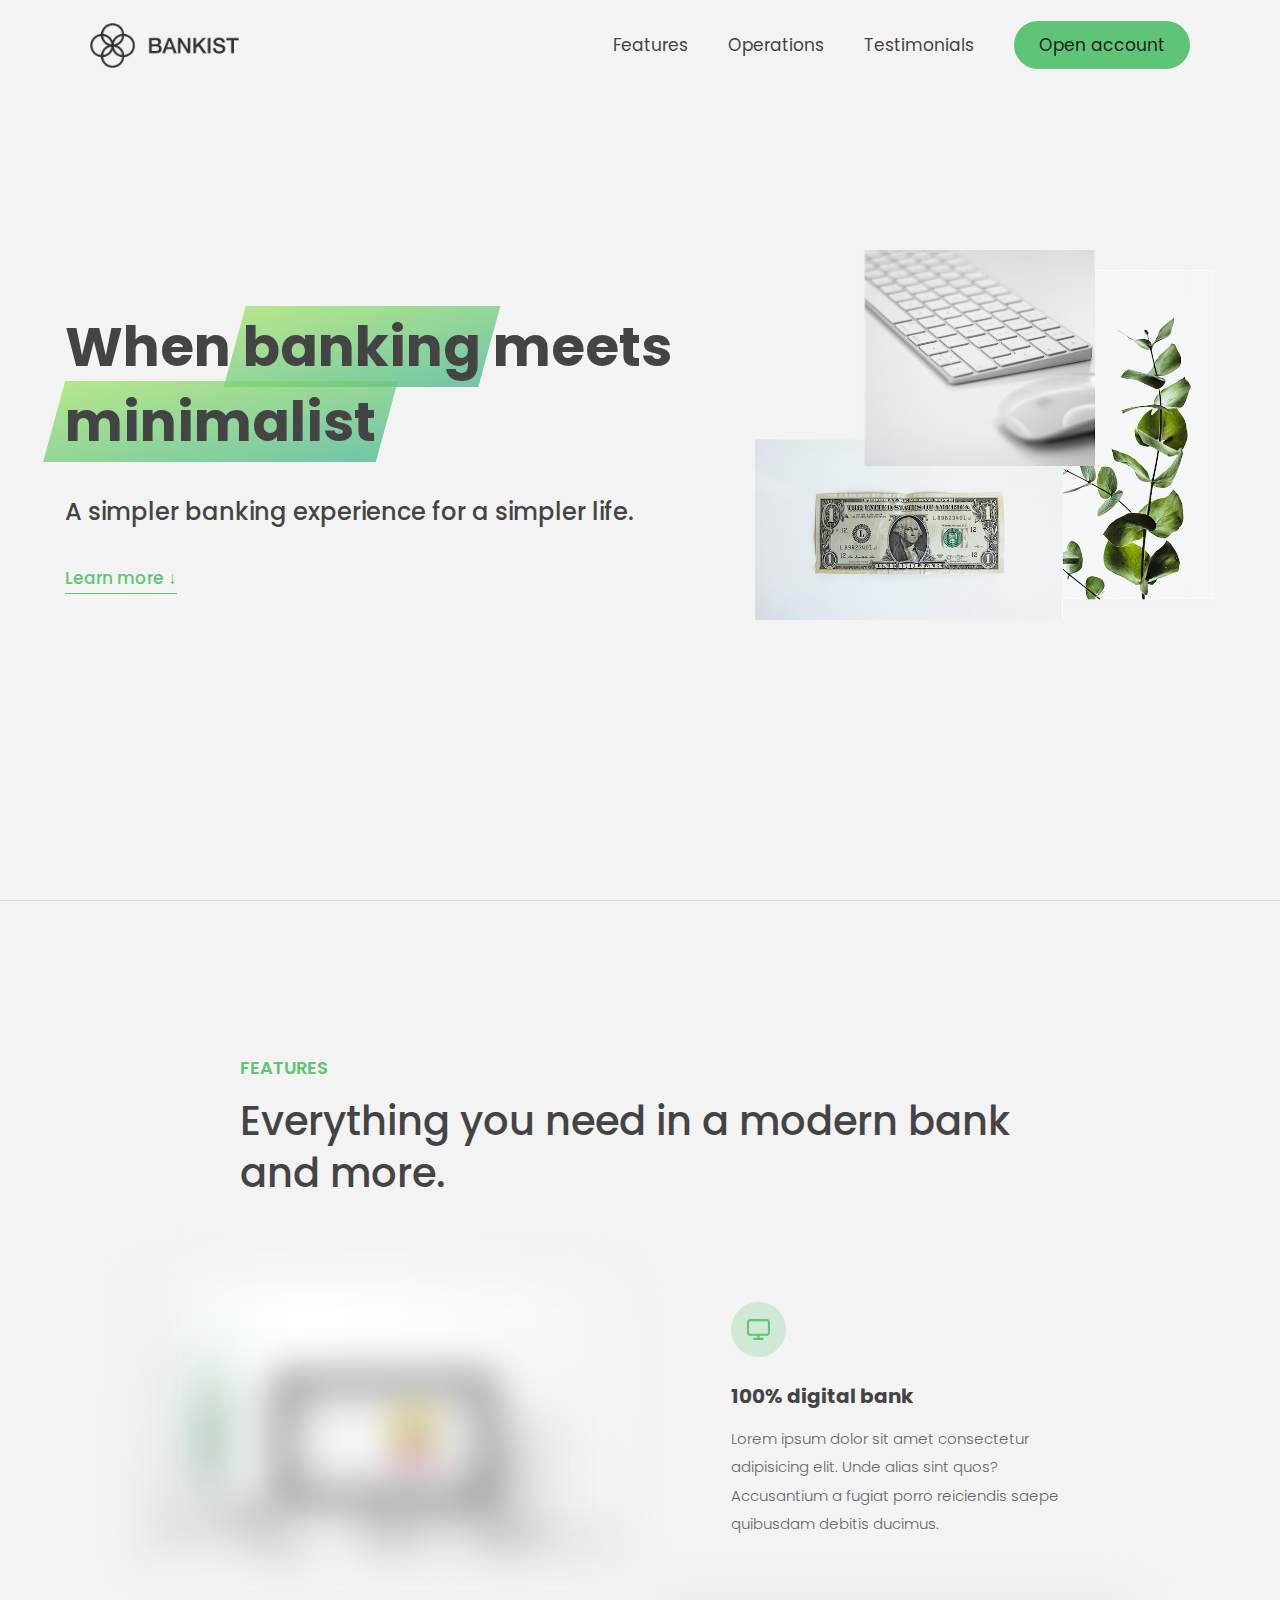
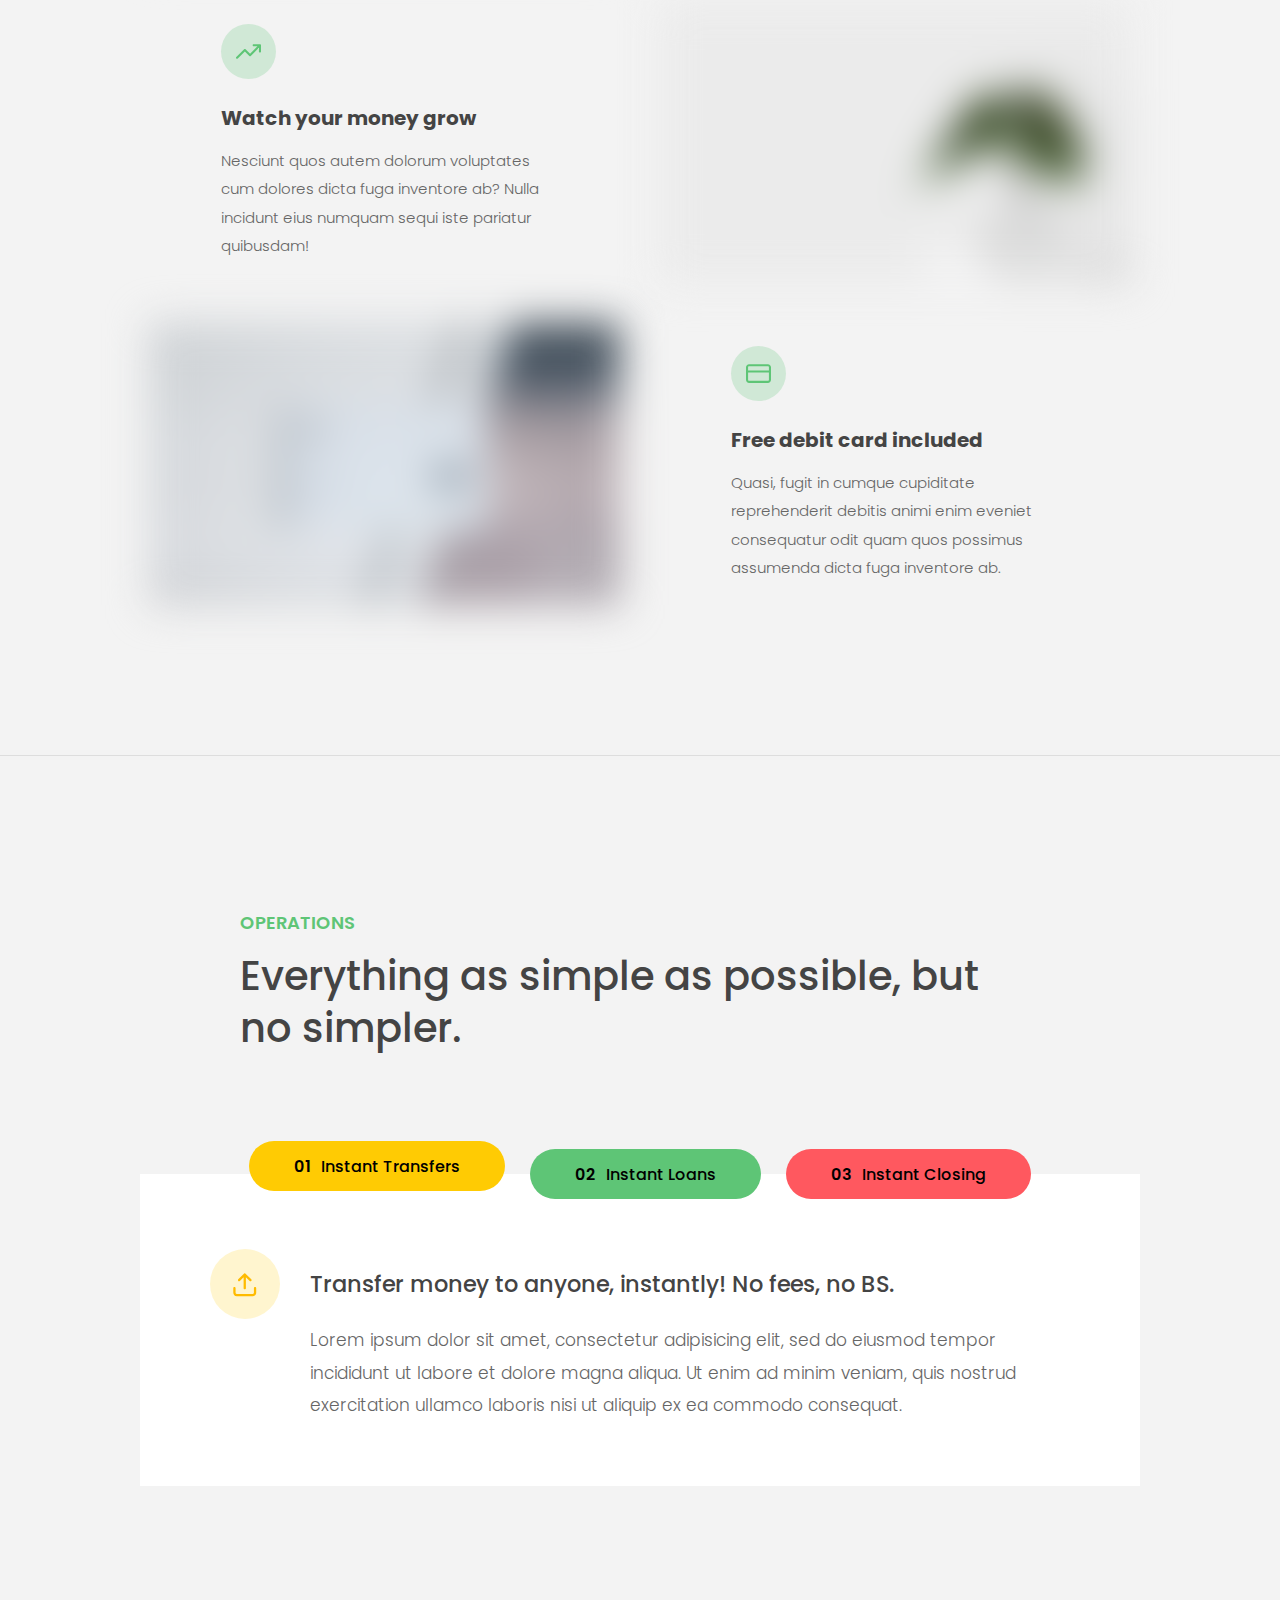
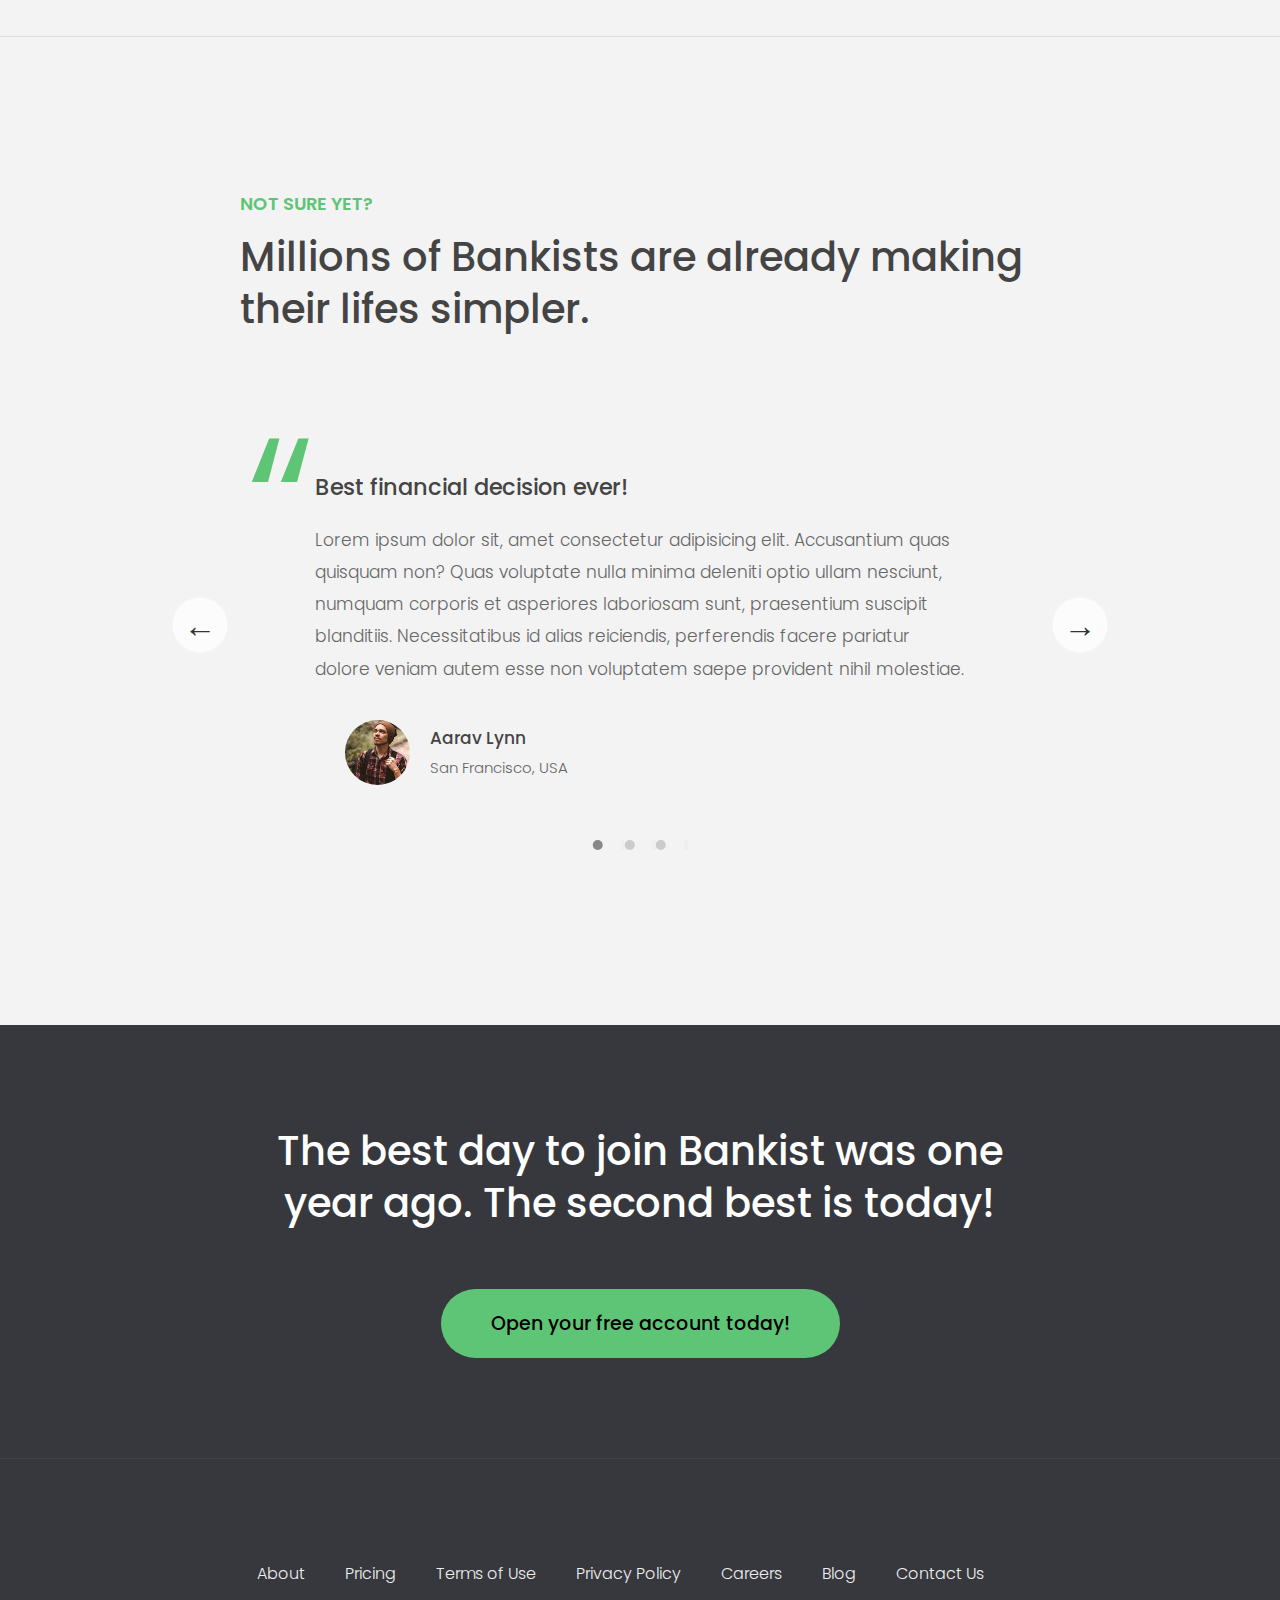
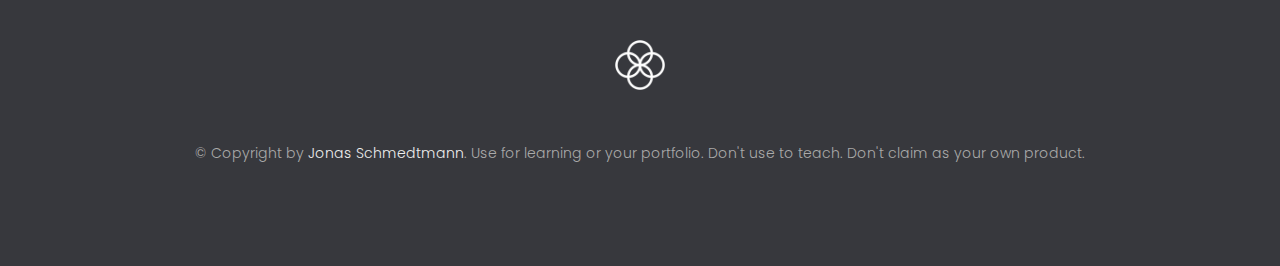
<file: starter/index.html>
<!DOCTYPE html>
<html lang="en">
  <head>
    <meta charset="UTF-8" />
    <meta name="viewport" content="width=device-width, initial-scale=1.0" />
    <meta http-equiv="X-UA-Compatible" content="ie=edge" />
    <link rel="shortcut icon" type="image/png" href="img/icon.png" />

    <link
      href="https://fonts.googleapis.com/css?family=Poppins:300,400,500,600&display=swap"
      rel="stylesheet"
    />
    <link rel="stylesheet" href="style.css" />
    <title>Bankist | When Banking meets Minimalist</title>
  </head>
  <body>
    <header class="header">
      <nav class="nav">
        <img
          src="img/logo.png"
          alt="Bankist logo"
          class="nav__logo"
          id="logo"
        />
        <ul class="nav__links">
          <li class="nav__item">
            <a class="nav__link" href="#section--1">Features</a>
          </li>
          <li class="nav__item">
            <a class="nav__link" href="#section--2">Operations</a>
          </li>
          <li class="nav__item">
            <a class="nav__link" href="#section--3">Testimonials</a>
          </li>
          <li class="nav__item">
            <a class="nav__link nav__link--btn btn--show-modal" href="#"
              >Open account</a
            >
          </li>
        </ul>
      </nav>

      <div class="header__title">
        <h1>
          When
          <!-- Green highlight effect -->
          <span class="highlight">banking</span>
          meets<br />
          <span class="highlight">minimalist</span>
        </h1>
        <h4>A simpler banking experience for a simpler life.</h4>
        <button class="btn--text btn--scroll-to">Learn more &DownArrow;</button>
        <img
          src="img/hero.png"
          class="header__img"
          alt="Minimalist bank items"
        />
      </div>
    </header>

    <section class="section" id="section--1">
      <div class="section__title">
        <h2 class="section__description">Features</h2>
        <h3 class="section__header">
          Everything you need in a modern bank and more.
        </h3>
      </div>

      <div class="features">
        <img
          src="img/digital-lazy.jpg"
          data-src="img/digital.jpg"
          alt="Computer"
          class="features__img lazy-img"
        />
        <div class="features__feature">
          <div class="features__icon">
            <svg>
              <use xlink:href="img/icons.svg#icon-monitor"></use>
            </svg>
          </div>
          <h5 class="features__header">100% digital bank</h5>
          <p>
            Lorem ipsum dolor sit amet consectetur adipisicing elit. Unde alias
            sint quos? Accusantium a fugiat porro reiciendis saepe quibusdam
            debitis ducimus.
          </p>
        </div>

        <div class="features__feature">
          <div class="features__icon">
            <svg>
              <use xlink:href="img/icons.svg#icon-trending-up"></use>
            </svg>
          </div>
          <h5 class="features__header">Watch your money grow</h5>
          <p>
            Nesciunt quos autem dolorum voluptates cum dolores dicta fuga
            inventore ab? Nulla incidunt eius numquam sequi iste pariatur
            quibusdam!
          </p>
        </div>
        <img
          src="img/grow-lazy.jpg"
          data-src="img/grow.jpg"
          alt="Plant"
          class="features__img lazy-img"
        />

        <img
          src="img/card-lazy.jpg"
          data-src="img/card.jpg"
          alt="Credit card"
          class="features__img lazy-img"
        />
        <div class="features__feature">
          <div class="features__icon">
            <svg>
              <use xlink:href="img/icons.svg#icon-credit-card"></use>
            </svg>
          </div>
          <h5 class="features__header">Free debit card included</h5>
          <p>
            Quasi, fugit in cumque cupiditate reprehenderit debitis animi enim
            eveniet consequatur odit quam quos possimus assumenda dicta fuga
            inventore ab.
          </p>
        </div>
      </div>
    </section>

    <section class="section" id="section--2">
      <div class="section__title">
        <h2 class="section__description">Operations</h2>
        <h3 class="section__header">
          Everything as simple as possible, but no simpler.
        </h3>
      </div>

      <div class="operations">
        <div class="operations__tab-container">
          <button
            class="btn operations__tab operations__tab--1 operations__tab--active"
            data-tab="1"
          >
            <span>01</span>Instant Transfers
          </button>
          <button class="btn operations__tab operations__tab--2" data-tab="2">
            <span>02</span>Instant Loans
          </button>
          <button class="btn operations__tab operations__tab--3" data-tab="3">
            <span>03</span>Instant Closing
          </button>
        </div>
        <div
          class="operations__content operations__content--1 operations__content--active"
        >
          <div class="operations__icon operations__icon--1">
            <svg>
              <use xlink:href="img/icons.svg#icon-upload"></use>
            </svg>
          </div>
          <h5 class="operations__header">
            Transfer money to anyone, instantly! No fees, no BS.
          </h5>
          <p>
            Lorem ipsum dolor sit amet, consectetur adipisicing elit, sed do
            eiusmod tempor incididunt ut labore et dolore magna aliqua. Ut enim
            ad minim veniam, quis nostrud exercitation ullamco laboris nisi ut
            aliquip ex ea commodo consequat.
          </p>
        </div>

        <div class="operations__content operations__content--2">
          <div class="operations__icon operations__icon--2">
            <svg>
              <use xlink:href="img/icons.svg#icon-home"></use>
            </svg>
          </div>
          <h5 class="operations__header">
            Buy a home or make your dreams come true, with instant loans.
          </h5>
          <p>
            Duis aute irure dolor in reprehenderit in voluptate velit esse
            cillum dolore eu fugiat nulla pariatur. Excepteur sint occaecat
            cupidatat non proident, sunt in culpa qui officia deserunt mollit
            anim id est laborum.
          </p>
        </div>
        <div class="operations__content operations__content--3">
          <div class="operations__icon operations__icon--3">
            <svg>
              <use xlink:href="img/icons.svg#icon-user-x"></use>
            </svg>
          </div>
          <h5 class="operations__header">
            No longer need your account? No problem! Close it instantly.
          </h5>
          <p>
            Excepteur sint occaecat cupidatat non proident, sunt in culpa qui
            officia deserunt mollit anim id est laborum. Ut enim ad minim
            veniam, quis nostrud exercitation ullamco laboris nisi ut aliquip ex
            ea commodo consequat.
          </p>
        </div>
      </div>
    </section>

    <section class="section" id="section--3">
      <div class="section__title section__title--testimonials">
        <h2 class="section__description">Not sure yet?</h2>
        <h3 class="section__header">
          Millions of Bankists are already making their lifes simpler.
        </h3>
      </div>

      <div class="slider">
        <div class="slide slide--1">
          <div class="testimonial">
            <h5 class="testimonial__header">Best financial decision ever!</h5>
            <blockquote class="testimonial__text">
              Lorem ipsum dolor sit, amet consectetur adipisicing elit.
              Accusantium quas quisquam non? Quas voluptate nulla minima
              deleniti optio ullam nesciunt, numquam corporis et asperiores
              laboriosam sunt, praesentium suscipit blanditiis. Necessitatibus
              id alias reiciendis, perferendis facere pariatur dolore veniam
              autem esse non voluptatem saepe provident nihil molestiae.
            </blockquote>
            <address class="testimonial__author">
              <img src="img/user-1.jpg" alt="" class="testimonial__photo" />
              <h6 class="testimonial__name">Aarav Lynn</h6>
              <p class="testimonial__location">San Francisco, USA</p>
            </address>
          </div>
        </div>

        <div class="slide slide--2">
          <div class="testimonial">
            <h5 class="testimonial__header">
              The last step to becoming a complete minimalist
            </h5>
            <blockquote class="testimonial__text">
              Quisquam itaque deserunt ullam, quia ea repellendus provident,
              ducimus neque ipsam modi voluptatibus doloremque, corrupti
              laborum. Incidunt numquam perferendis veritatis neque repellendus.
              Lorem, ipsum dolor sit amet consectetur adipisicing elit. Illo
              deserunt exercitationem deleniti.
            </blockquote>
            <address class="testimonial__author">
              <img src="img/user-2.jpg" alt="" class="testimonial__photo" />
              <h6 class="testimonial__name">Miyah Miles</h6>
              <p class="testimonial__location">London, UK</p>
            </address>
          </div>
        </div>

        <div class="slide slide--3">
          <div class="testimonial">
            <h5 class="testimonial__header">
              Finally free from old-school banks
            </h5>
            <blockquote class="testimonial__text">
              Debitis, nihil sit minus suscipit magni aperiam vel tenetur
              incidunt commodi architecto numquam omnis nulla autem,
              necessitatibus blanditiis modi similique quidem. Odio aliquam
              culpa dicta beatae quod maiores ipsa minus consequatur error sunt,
              deleniti saepe aliquid quos inventore sequi. Necessitatibus id
              alias reiciendis, perferendis facere.
            </blockquote>
            <address class="testimonial__author">
              <img src="img/user-3.jpg" alt="" class="testimonial__photo" />
              <h6 class="testimonial__name">Francisco Gomes</h6>
              <p class="testimonial__location">Lisbon, Portugal</p>
            </address>
          </div>
        </div>

        <!-- <div class="slide"><img src="img/img-1.jpg" alt="Photo 1" /></div>
        <div class="slide"><img src="img/img-2.jpg" alt="Photo 2" /></div>
        <div class="slide"><img src="img/img-3.jpg" alt="Photo 3" /></div>
        <div class="slide"><img src="img/img-4.jpg" alt="Photo 4" /></div> -->
        <button class="slider__btn slider__btn--left">&larr;</button>
        <button class="slider__btn slider__btn--right">&rarr;</button>
        <div class="dots"></div>
      </div>
    </section>

    <section class="section section--sign-up">
      <div class="section__title">
        <h3 class="section__header">
          The best day to join Bankist was one year ago. The second best is
          today!
        </h3>
      </div>
      <button class="btn btn--show-modal">Open your free account today!</button>
    </section>

    <footer class="footer">
      <ul class="footer__nav">
        <li class="footer__item">
          <a class="footer__link" href="#">About</a>
        </li>
        <li class="footer__item">
          <a class="footer__link" href="#">Pricing</a>
        </li>
        <li class="footer__item">
          <a class="footer__link" href="#">Terms of Use</a>
        </li>
        <li class="footer__item">
          <a class="footer__link" href="#">Privacy Policy</a>
        </li>
        <li class="footer__item">
          <a class="footer__link" href="#">Careers</a>
        </li>
        <li class="footer__item">
          <a class="footer__link" href="#">Blog</a>
        </li>
        <li class="footer__item">
          <a class="footer__link" href="#">Contact Us</a>
        </li>
      </ul>
      <img src="img/icon.png" alt="Logo" class="footer__logo" />
      <p class="footer__copyright">
        &copy; Copyright by
        <a
          class="footer__link twitter-link"
          target="_blank"
          href="https://twitter.com/jonasschmedtman"
          >Jonas Schmedtmann</a
        >. Use for learning or your portfolio. Don't use to teach. Don't claim
        as your own product.
      </p>
    </footer>

    <div class="modal hidden">
      <button class="btn--close-modal">&times;</button>
      <h2 class="modal__header">
        Open your bank account <br />
        in just <span class="highlight">5 minutes</span>
      </h2>
      <form class="modal__form">
        <label>First Name</label>
        <input type="text" />
        <label>Last Name</label>
        <input type="text" />
        <label>Email Address</label>
        <input type="email" />
        <button class="btn">Next step &rarr;</button>
      </form>
    </div>
    <div class="overlay hidden"></div>

    <script src="script.js"></script>
  </body>
</html>
</file>
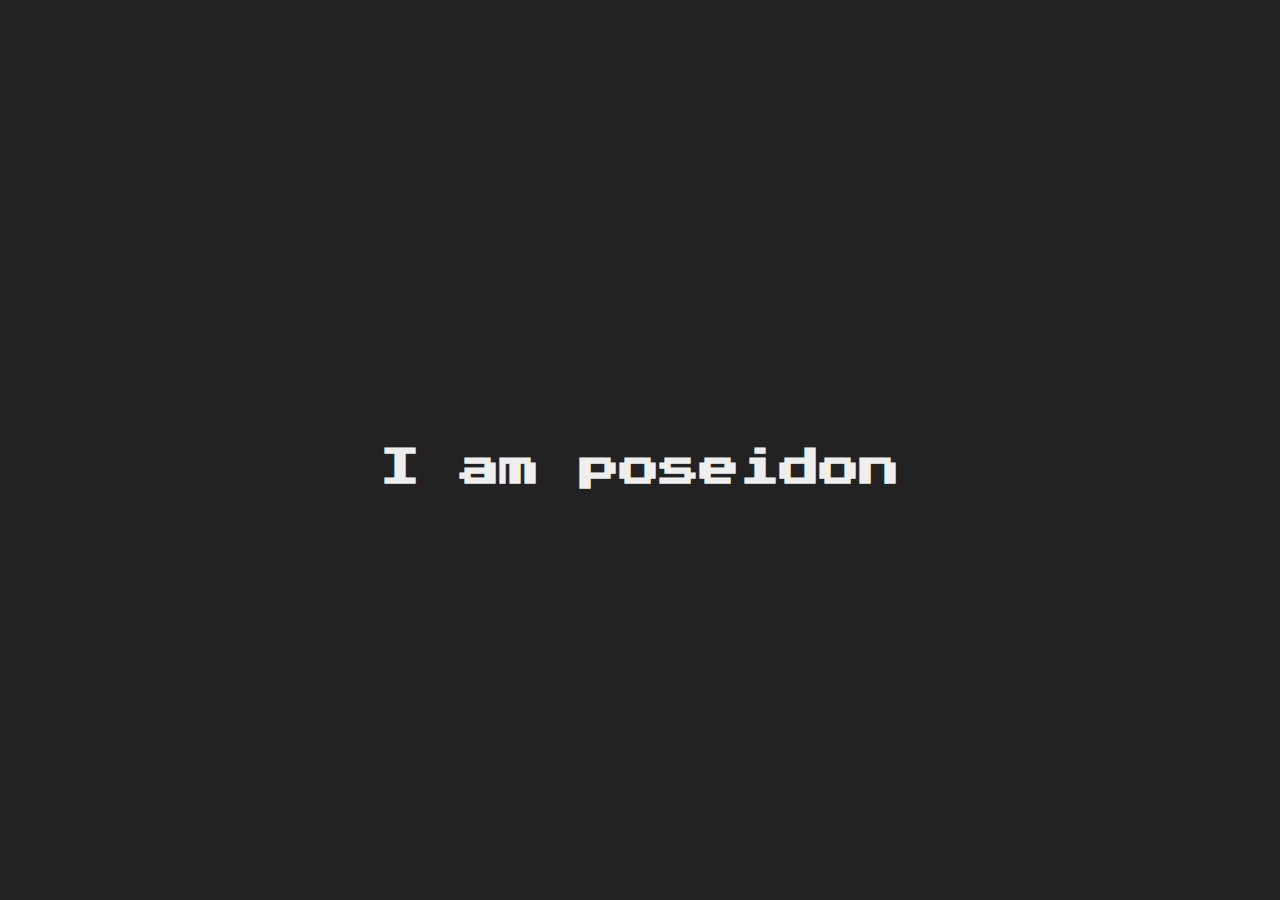
<file: classwork.html>
<!DOCTYPE html>
<html lang="en">
  <head>
    <meta charset="UTF-8" />
    <meta http-equiv="X-UA-Compatible" content="IE=edge" />
    <meta name="viewport" content="width=device-width, initial-scale=1.0" />
    <title>classwork</title>
    <link rel="stylesheet" href="style.css" />
  </head>
  <body>
    <!-- <div class="hero">
      <input class="input" />
      <button class="button">Submit</button>

      <div class="box">HELLO</div>

      <button class="first">Remove</button>
      <button class="second">Add</button>
    </div> -->

    <h1>I am poseidon</h1>
    <p class="text"></p>

    <script src="classwork.js"></script>
  </body>
</html>
</file>
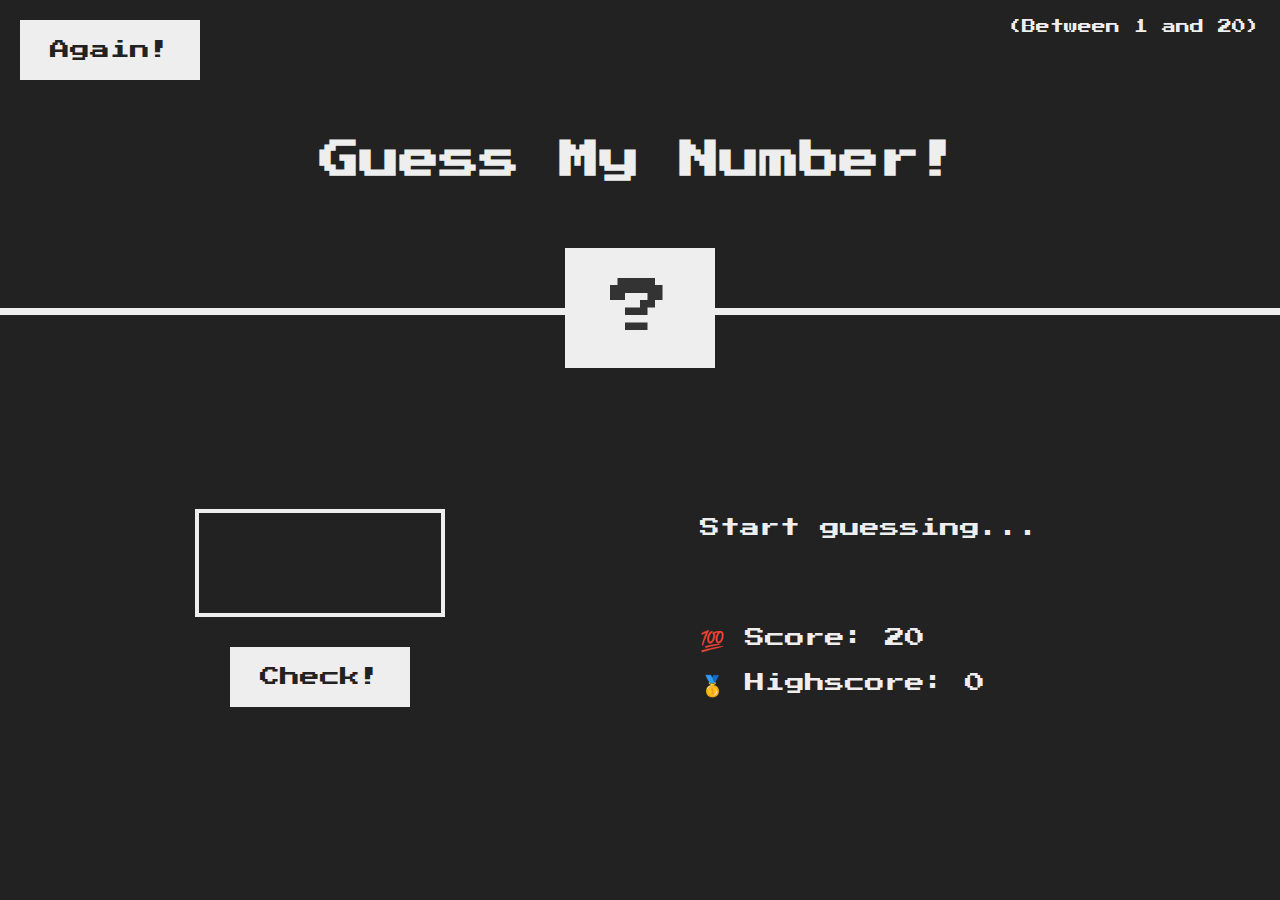
<file: guess.html>
<!DOCTYPE html>
<html lang="en">
  <head>
    <meta charset="UTF-8" />
    <meta name="viewport" content="width=device-width, initial-scale=1.0" />
    <meta http-equiv="X-UA-Compatible" content="ie=edge" />
    <link rel="stylesheet" href="guess.css" />
    <title>Guess My Number!</title>
  </head>
  <body>
    <header>
      <h1>Guess My Number!</h1>
      <p class="between">(Between 1 and 20)</p>
      <button class="btn again">Again!</button>
      <div class="number">?</div>
    </header>
    <main>
      <section class="left">
        <input type="number" class="guess" />
        <button class="btn check">Check!</button>
      </section>
      <section class="right">
        <p class="message">Start guessing...</p>
        <p class="label-score">💯 Score: <span class="score">20</span></p>
        <p class="label-highscore">
          🥇 Highscore: <span class="highscore">0</span>
        </p>
      </section>
    </main>
    <script src="guess.js"></script>
  </body>
</html>
</file>
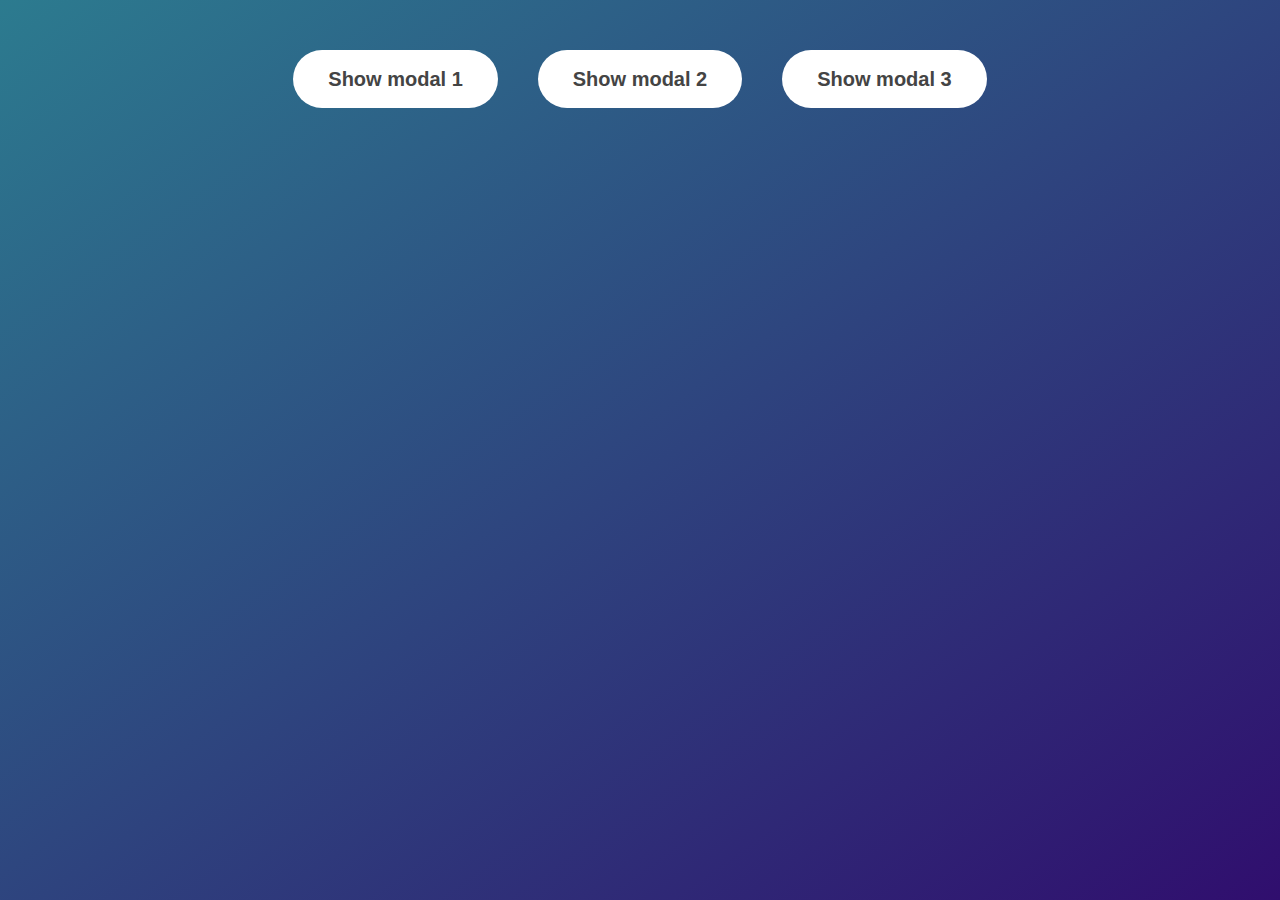
<file: modal.html>
<!DOCTYPE html>
<html lang="en">
  <head>
    <meta charset="UTF-8" />
    <meta name="viewport" content="width=device-width, initial-scale=1.0" />
    <meta http-equiv="X-UA-Compatible" content="ie=edge" />
    <link rel="stylesheet" href="modalstyle.css" />
    <title>Modal window</title>
  </head>
  <body>
    <button class="show-modal">Show modal 1</button>
    <button class="show-modal">Show modal 2</button>
    <button class="show-modal">Show modal 3</button>

    <div class="modal hidden">
      <button class="close-modal">&times;</button>
      <h1>I'm a modal window 😍</h1>
      <p>
        Lorem ipsum dolor sit amet, consectetur adipisicing elit, sed do eiusmod
        tempor incididunt ut labore et dolore magna aliqua. Ut enim ad minim
        veniam, quis nostrud exercitation ullamco laboris nisi ut aliquip ex ea
        commodo consequat. Duis aute irure dolor in reprehenderit in voluptate
        velit esse cillum dolore eu fugiat nulla pariatur. Excepteur sint
        occaecat cupidatat non proident, sunt in culpa qui officia deserunt
        mollit anim id est laborum.
      </p>
    </div>
    <div class="overlay hidden"></div>

    <script src="modalscript.js"></script>
  </body>
</html>
</file>
<file: starter/style.css>
/* The page is NOT responsive. You can implement responsiveness yourself if you wanna have some fun 😃 */

:root {
  --color-primary: #5ec576;
  --color-secondary: #ffcb03;
  --color-tertiary: #ff585f;
  --color-primary-darker: #4bbb7d;
  --color-secondary-darker: #ffbb00;
  --color-tertiary-darker: #fd424b;
  --color-primary-opacity: #5ec5763a;
  --color-secondary-opacity: #ffcd0331;
  --color-tertiary-opacity: #ff58602d;
  --gradient-primary: linear-gradient(to top left, #39b385, #9be15d);
  --gradient-secondary: linear-gradient(to top left, #ffb003, #ffcb03);
}

* {
  margin: 0;
  padding: 0;
  box-sizing: inherit;
}

html {
  font-size: 62.5%;
  box-sizing: border-box;
}

body {
  font-family: 'Poppins', sans-serif;
  font-weight: 300;
  color: #444;
  line-height: 1.9;
  background-color: #f3f3f3;
}

/* GENERAL ELEMENTS */
.section {
  padding: 15rem 3rem;
  border-top: 1px solid #ddd;

  transition: transform 1s, opacity 1s;
}

.section--hidden {
  opacity: 0;
  transform: translateY(8rem);
}

.section__title {
  max-width: 80rem;
  margin: 0 auto 8rem auto;
}

.section__description {
  font-size: 1.8rem;
  font-weight: 600;
  text-transform: uppercase;
  color: var(--color-primary);
  margin-bottom: 1rem;
}

.section__header {
  font-size: 4rem;
  line-height: 1.3;
  font-weight: 500;
}

.btn {
  display: inline-block;
  background-color: var(--color-primary);
  font-size: 1.6rem;
  font-family: inherit;
  font-weight: 500;
  border: none;
  padding: 1.25rem 4.5rem;
  border-radius: 10rem;
  cursor: pointer;
  transition: all 0.3s;
}

.btn:hover {
  background-color: var(--color-primary-darker);
}

.btn--text {
  display: inline-block;
  background: none;
  font-size: 1.7rem;
  font-family: inherit;
  font-weight: 500;
  color: var(--color-primary);
  border: none;
  border-bottom: 1px solid currentColor;
  padding-bottom: 2px;
  cursor: pointer;
  transition: all 0.3s;
}

p {
  color: #666;
}

/* This is BAD for accessibility! Don't do in the real world! */
button:focus {
  outline: none;
}

img {
  transition: filter 0.5s;
}

.lazy-img {
  filter: blur(20px);
}

/* NAVIGATION */
.nav {
  display: flex;
  justify-content: space-between;
  align-items: center;
  height: 9rem;
  width: 100%;
  padding: 0 6rem;
  z-index: 100;
}

/* nav and stickly class at the same time */
.nav.sticky {
  position: fixed;
  background-color: rgba(255, 255, 255, 0.95);
}

.nav__logo {
  height: 4.5rem;
  transition: all 0.3s;
}

.nav__links {
  display: flex;
  align-items: center;
  list-style: none;
}

.nav__item {
  margin-left: 4rem;
}

.nav__link:link,
.nav__link:visited {
  font-size: 1.7rem;
  font-weight: 400;
  color: inherit;
  text-decoration: none;
  display: block;
  transition: all 0.3s;
}

.nav__link--btn:link,
.nav__link--btn:visited {
  padding: 0.8rem 2.5rem;
  border-radius: 3rem;
  background-color: var(--color-primary);
  color: #222;
}

.nav__link--btn:hover,
.nav__link--btn:active {
  color: inherit;
  background-color: var(--color-primary-darker);
  color: #333;
}

/* HEADER */
.header {
  padding: 0 3rem;
  height: 100vh;
  display: flex;
  flex-direction: column;
  align-items: center;
}

.header__title {
  flex: 1;

  max-width: 115rem;
  display: grid;
  grid-template-columns: 3fr 2fr;
  row-gap: 3rem;
  align-content: center;
  justify-content: center;

  align-items: start;
  justify-items: start;
}

h1 {
  font-size: 5.5rem;
  line-height: 1.35;
}

h4 {
  font-size: 2.4rem;
  font-weight: 500;
}

.header__img {
  width: 100%;
  grid-column: 2 / 3;
  grid-row: 1 / span 4;
  transform: translateY(-6rem);
}

.highlight {
  position: relative;
}

.highlight::after {
  display: block;
  content: '';
  position: absolute;
  bottom: 0;
  left: 0;
  height: 100%;
  width: 100%;
  z-index: -1;
  opacity: 0.7;
  transform: scale(1.07, 1.05) skewX(-15deg);
  background-image: var(--gradient-primary);
}

/* FEATURES */
.features {
  display: grid;
  grid-template-columns: 1fr 1fr;
  gap: 4rem;
  margin: 0 12rem;
}

.features__img {
  width: 100%;
}

.features__feature {
  align-self: center;
  justify-self: center;
  width: 70%;
  font-size: 1.5rem;
}

.features__icon {
  display: flex;
  align-items: center;
  justify-content: center;
  background-color: var(--color-primary-opacity);
  height: 5.5rem;
  width: 5.5rem;
  border-radius: 50%;
  margin-bottom: 2rem;
}

.features__icon svg {
  height: 2.5rem;
  width: 2.5rem;
  fill: var(--color-primary);
}

.features__header {
  font-size: 2rem;
  margin-bottom: 1rem;
}

/* OPERATIONS */
.operations {
  max-width: 100rem;
  margin: 12rem auto 0 auto;

  background-color: #fff;
}

.operations__tab-container {
  display: flex;
  justify-content: center;
}

.operations__tab {
  margin-right: 2.5rem;
  transform: translateY(-50%);
}

.operations__tab span {
  margin-right: 1rem;
  font-weight: 600;
  display: inline-block;
}

.operations__tab--1 {
  background-color: var(--color-secondary);
}

.operations__tab--1:hover {
  background-color: var(--color-secondary-darker);
}

.operations__tab--3 {
  background-color: var(--color-tertiary);
  margin: 0;
}

.operations__tab--3:hover {
  background-color: var(--color-tertiary-darker);
}

.operations__tab--active {
  transform: translateY(-66%);
}

.operations__content {
  display: none;

  /* JUST PRESENTATIONAL */
  font-size: 1.7rem;
  padding: 2.5rem 7rem 6.5rem 7rem;
}

.operations__content--active {
  display: grid;
  grid-template-columns: 7rem 1fr;
  column-gap: 3rem;
  row-gap: 0.5rem;
}

.operations__header {
  font-size: 2.25rem;
  font-weight: 500;
  align-self: center;
}

.operations__icon {
  display: flex;
  align-items: center;
  justify-content: center;
  height: 7rem;
  width: 7rem;
  border-radius: 50%;
}

.operations__icon svg {
  height: 2.75rem;
  width: 2.75rem;
}

.operations__content p {
  grid-column: 2;
}

.operations__icon--1 {
  background-color: var(--color-secondary-opacity);
}
.operations__icon--2 {
  background-color: var(--color-primary-opacity);
}
.operations__icon--3 {
  background-color: var(--color-tertiary-opacity);
}
.operations__icon--1 svg {
  fill: var(--color-secondary-darker);
}
.operations__icon--2 svg {
  fill: var(--color-primary);
}
.operations__icon--3 svg {
  fill: var(--color-tertiary);
}

/* SLIDER */
.slider {
  max-width: 100rem;
  height: 50rem;
  margin: 0 auto;
  position: relative;

  /* IN THE END */
  overflow: hidden;
}

.slide {
  position: absolute;
  top: 0;
  width: 100%;
  height: 50rem;

  display: flex;
  align-items: center;
  justify-content: center;

  /* THIS creates the animation! */
  transition: transform 1s;
}

.slide > img {
  /* Only for images that have different size than slide */
  width: 100%;
  height: 100%;
  object-fit: cover;
}

.slider__btn {
  position: absolute;
  top: 50%;
  z-index: 10;

  border: none;
  background: rgba(255, 255, 255, 0.7);
  font-family: inherit;
  color: #333;
  border-radius: 50%;
  height: 5.5rem;
  width: 5.5rem;
  font-size: 3.25rem;
  cursor: pointer;
}

.slider__btn--left {
  left: 6%;
  transform: translate(-50%, -50%);
}

.slider__btn--right {
  right: 6%;
  transform: translate(50%, -50%);
}

.dots {
  position: absolute;
  bottom: 5%;
  left: 50%;
  transform: translateX(-50%);
  display: flex;
}

.dots__dot {
  border: none;
  background-color: #b9b9b9;
  opacity: 0.7;
  height: 1rem;
  width: 1rem;
  border-radius: 50%;
  margin-right: 1.75rem;
  cursor: pointer;
  transition: all 0.5s;

  /* Only necessary when overlying images */
  /* box-shadow: 0 0.6rem 1.5rem rgba(0, 0, 0, 0.7); */
}

.dots__dot:last-child {
  margin: 0;
}

.dots__dot--active {
  /* background-color: #fff; */
  background-color: #888;
  opacity: 1;
}

/* TESTIMONIALS */
.testimonial {
  width: 65%;
  position: relative;
}

.testimonial::before {
  content: '\201C';
  position: absolute;
  top: -5.7rem;
  left: -6.8rem;
  line-height: 1;
  font-size: 20rem;
  font-family: inherit;
  color: var(--color-primary);
  z-index: -1;
}

.testimonial__header {
  font-size: 2.25rem;
  font-weight: 500;
  margin-bottom: 1.5rem;
}

.testimonial__text {
  font-size: 1.7rem;
  margin-bottom: 3.5rem;
  color: #666;
}

.testimonial__author {
  margin-left: 3rem;
  font-style: normal;

  display: grid;
  grid-template-columns: 6.5rem 1fr;
  column-gap: 2rem;
}

.testimonial__photo {
  grid-row: 1 / span 2;
  width: 6.5rem;
  border-radius: 50%;
}

.testimonial__name {
  font-size: 1.7rem;
  font-weight: 500;
  align-self: end;
  margin: 0;
}

.testimonial__location {
  font-size: 1.5rem;
}

.section__title--testimonials {
  margin-bottom: 4rem;
}

/* SIGNUP */
.section--sign-up {
  background-color: #37383d;
  border-top: none;
  border-bottom: 1px solid #444;
  text-align: center;
  padding: 10rem 3rem;
}

.section--sign-up .section__header {
  color: #fff;
  text-align: center;
}

.section--sign-up .section__title {
  margin-bottom: 6rem;
}

.section--sign-up .btn {
  font-size: 1.9rem;
  padding: 2rem 5rem;
}

/* FOOTER */
.footer {
  padding: 10rem 3rem;
  background-color: #37383d;
}

.footer__nav {
  list-style: none;
  display: flex;
  justify-content: center;
  margin-bottom: 5rem;
}

.footer__item {
  margin-right: 4rem;
}

.footer__link {
  font-size: 1.6rem;
  color: #eee;
  text-decoration: none;
}

.footer__logo {
  height: 5rem;
  display: block;
  margin: 0 auto;
  margin-bottom: 5rem;
}

.footer__copyright {
  font-size: 1.4rem;
  color: #aaa;
  text-align: center;
}

.footer__copyright .footer__link {
  font-size: 1.4rem;
}

/* MODAL WINDOW */
.modal {
  position: fixed;
  top: 50%;
  left: 50%;
  transform: translate(-50%, -50%);
  max-width: 60rem;
  background-color: #f3f3f3;
  padding: 5rem 6rem;
  box-shadow: 0 4rem 6rem rgba(0, 0, 0, 0.3);
  z-index: 1000;
  transition: all 0.5s;
}

.overlay {
  position: fixed;
  top: 0;
  left: 0;
  width: 100%;
  height: 100%;
  background-color: rgba(0, 0, 0, 0.5);
  backdrop-filter: blur(4px);
  z-index: 100;
  transition: all 0.5s;
}

.modal__header {
  font-size: 3.25rem;
  margin-bottom: 4.5rem;
  line-height: 1.5;
}

.modal__form {
  margin: 0 3rem;
  display: grid;
  grid-template-columns: 1fr 2fr;
  align-items: center;
  gap: 2.5rem;
}

.modal__form label {
  font-size: 1.7rem;
  font-weight: 500;
}

.modal__form input {
  font-size: 1.7rem;
  padding: 1rem 1.5rem;
  border: 1px solid #ddd;
  border-radius: 0.5rem;
}

.modal__form button {
  grid-column: 1 / span 2;
  justify-self: center;
  margin-top: 1rem;
}

.btn--close-modal {
  font-family: inherit;
  color: inherit;
  position: absolute;
  top: 0.5rem;
  right: 2rem;
  font-size: 4rem;
  cursor: pointer;
  border: none;
  background: none;
}

.hidden {
  visibility: hidden;
  opacity: 0;
}

/* COOKIE MESSAGE */
.cookie-message {
  display: flex;
  align-items: center;
  justify-content: space-evenly;
  width: 100%;
  background-color: white;
  color: #bbb;
  font-size: 1.5rem;
  font-weight: 400;
}
</file>
<file: style.css>
@import url('https://fonts.googleapis.com/css?family=Press+Start+2P&display=swap');

* {
  margin: 0;
  padding: 0;
  box-sizing: inherit;
}

html {
  font-size: 62.5%;
  box-sizing: border-box;
}

body {
  font-family: 'Press Start 2P', sans-serif;
  color: #eee;
  background-color: #222;
  /* background-color: #60b347; */
}

/* LAYOUT */
header {
  position: relative;
  height: 35vh;
  border-bottom: 7px solid #eee;
}

main {
  height: 65vh;
  color: #eee;
  display: flex;
  align-items: center;
  justify-content: space-around;
}

.left {
  width: 52rem;
  display: flex;
  flex-direction: column;
  align-items: center;
}

.right {
  width: 52rem;
  font-size: 2rem;
}

/* ELEMENTS STYLE */
h1 {
  font-size: 4rem;
  text-align: center;
  position: absolute;
  width: 100%;
  top: 52%;
  left: 50%;
  transform: translate(-50%, -50%);
}

.number {
  background: #eee;
  color: #333;
  font-size: 6rem;
  width: 15rem;
  padding: 3rem 0rem;
  text-align: center;
  position: absolute;
  bottom: 0;
  left: 50%;
  transform: translate(-50%, 50%);
}

.between {
  font-size: 1.4rem;
  position: absolute;
  top: 2rem;
  right: 2rem;
}

.again {
  position: absolute;
  top: 2rem;
  left: 2rem;
}

.guess {
  background: none;
  border: 4px solid #eee;
  font-family: inherit;
  color: inherit;
  font-size: 5rem;
  padding: 2.5rem;
  width: 25rem;
  text-align: center;
  display: block;
  margin-bottom: 3rem;
}

.btn {
  border: none;
  background-color: #eee;
  color: #222;
  font-size: 2rem;
  font-family: inherit;
  padding: 2rem 3rem;
  cursor: pointer;
}

.btn:hover {
  background-color: #ccc;
}

.message {
  margin-bottom: 8rem;
  height: 3rem;
}

.label-score {
  margin-bottom: 2rem;
}
</file>
<file: guess.css>
@import url('https://fonts.googleapis.com/css?family=Press+Start+2P&display=swap');

* {
  margin: 0;
  padding: 0;
  box-sizing: inherit;
}

html {
  font-size: 62.5%;
  box-sizing: border-box;
}

body {
  font-family: 'Press Start 2P', sans-serif;
  color: #eee;
  background-color: #222;
  /* background-color: #60b347; */
}

/* LAYOUT */
header {
  position: relative;
  height: 35vh;
  border-bottom: 7px solid #eee;
}

main {
  height: 65vh;
  color: #eee;
  display: flex;
  align-items: center;
  justify-content: space-around;
}

.left {
  width: 52rem;
  display: flex;
  flex-direction: column;
  align-items: center;
}

.right {
  width: 52rem;
  font-size: 2rem;
}

/* ELEMENTS STYLE */
h1 {
  font-size: 4rem;
  text-align: center;
  position: absolute;
  width: 100%;
  top: 52%;
  left: 50%;
  transform: translate(-50%, -50%);
}

.number {
  background: #eee;
  color: #333;
  font-size: 6rem;
  width: 15rem;
  padding: 3rem 0rem;
  text-align: center;
  position: absolute;
  bottom: 0;
  left: 50%;
  transform: translate(-50%, 50%);
}

.between {
  font-size: 1.4rem;
  position: absolute;
  top: 2rem;
  right: 2rem;
}

.again {
  position: absolute;
  top: 2rem;
  left: 2rem;
}

.guess {
  background: none;
  border: 4px solid #eee;
  font-family: inherit;
  color: inherit;
  font-size: 5rem;
  padding: 2.5rem;
  width: 25rem;
  text-align: center;
  display: block;
  margin-bottom: 3rem;
}

.btn {
  border: none;
  background-color: #eee;
  color: #222;
  font-size: 2rem;
  font-family: inherit;
  padding: 2rem 3rem;
  cursor: pointer;
}

.btn:hover {
  background-color: #ccc;
}

.message {
  margin-bottom: 8rem;
  height: 3rem;
}

.label-score {
  margin-bottom: 2rem;
}
</file>
<file: modalstyle.css>
* {
  margin: 0;
  padding: 0;
  box-sizing: inherit;
}

html {
  font-size: 62.5%;
  box-sizing: border-box;
}

body {
  font-family: sans-serif;
  color: #333;
  line-height: 1.5;
  height: 100vh;
  position: relative;
  display: flex;
  align-items: flex-start;
  justify-content: center;
  background: linear-gradient(to top left, #300e6e, #2c7b8f);
}

.show-modal {
  font-size: 2rem;
  font-weight: 600;
  padding: 1.75rem 3.5rem;
  margin: 5rem 2rem;
  border: none;
  background-color: #fff;
  color: #444;
  border-radius: 10rem;
  cursor: pointer;
}

.close-modal {
  position: absolute;
  top: 1.2rem;
  right: 2rem;
  font-size: 5rem;
  color: #333;
  cursor: pointer;
  border: none;
  background: none;
}

h1 {
  font-size: 2.5rem;
  margin-bottom: 2rem;
}

p {
  font-size: 1.8rem;
}

/* -------------------------- */
/* CLASSES TO MAKE MODAL WORK */
.hidden {
  display: none;
}

.modal {
  position: absolute;
  top: 50%;
  left: 50%;
  transform: translate(-50%, -50%);
  width: 70%;

  background-color: white;
  padding: 6rem;
  border-radius: 5px;
  box-shadow: 0 3rem 5rem rgba(0, 0, 0, 0.3);
  z-index: 10;
}

.overlay {
  position: absolute;
  top: 0;
  left: 0;
  width: 100%;
  height: 100%;
  background-color: rgba(0, 0, 0, 0.6);
  backdrop-filter: blur(3px);
  z-index: 5;
}
</file>
